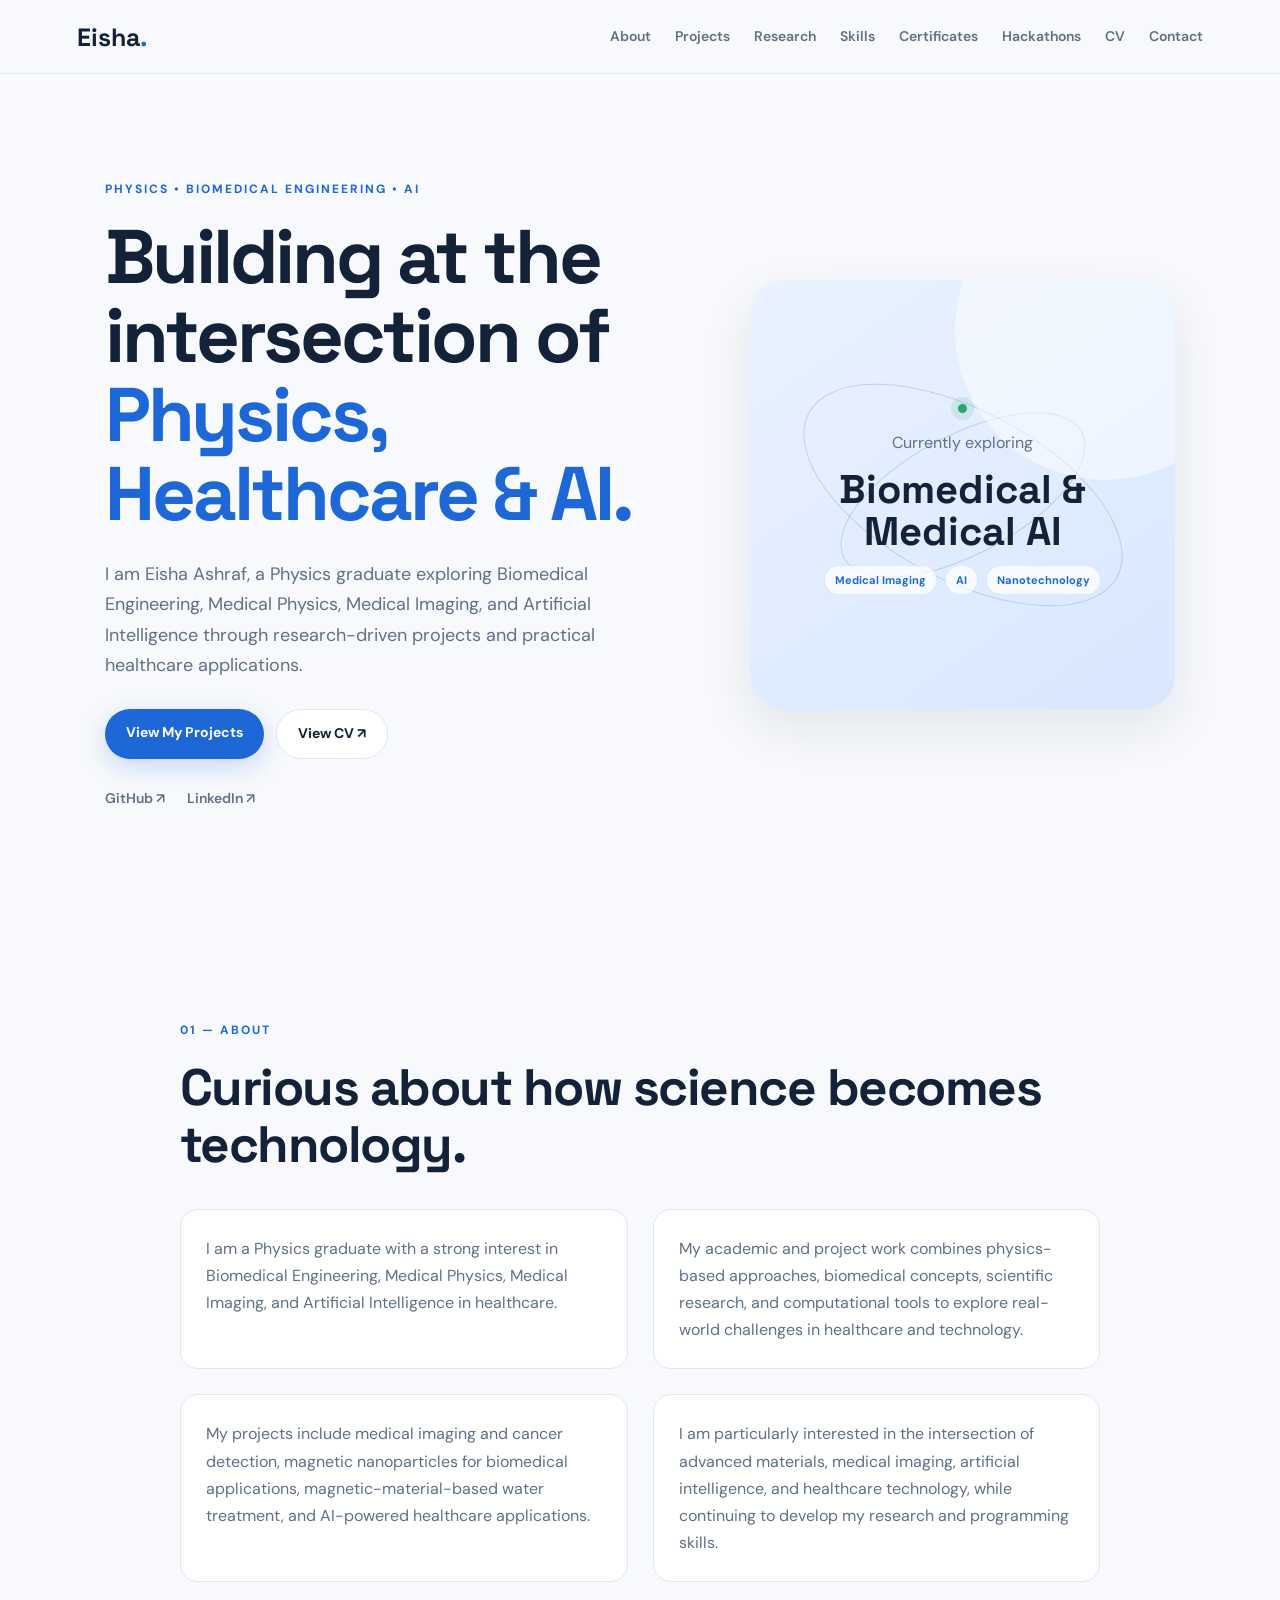
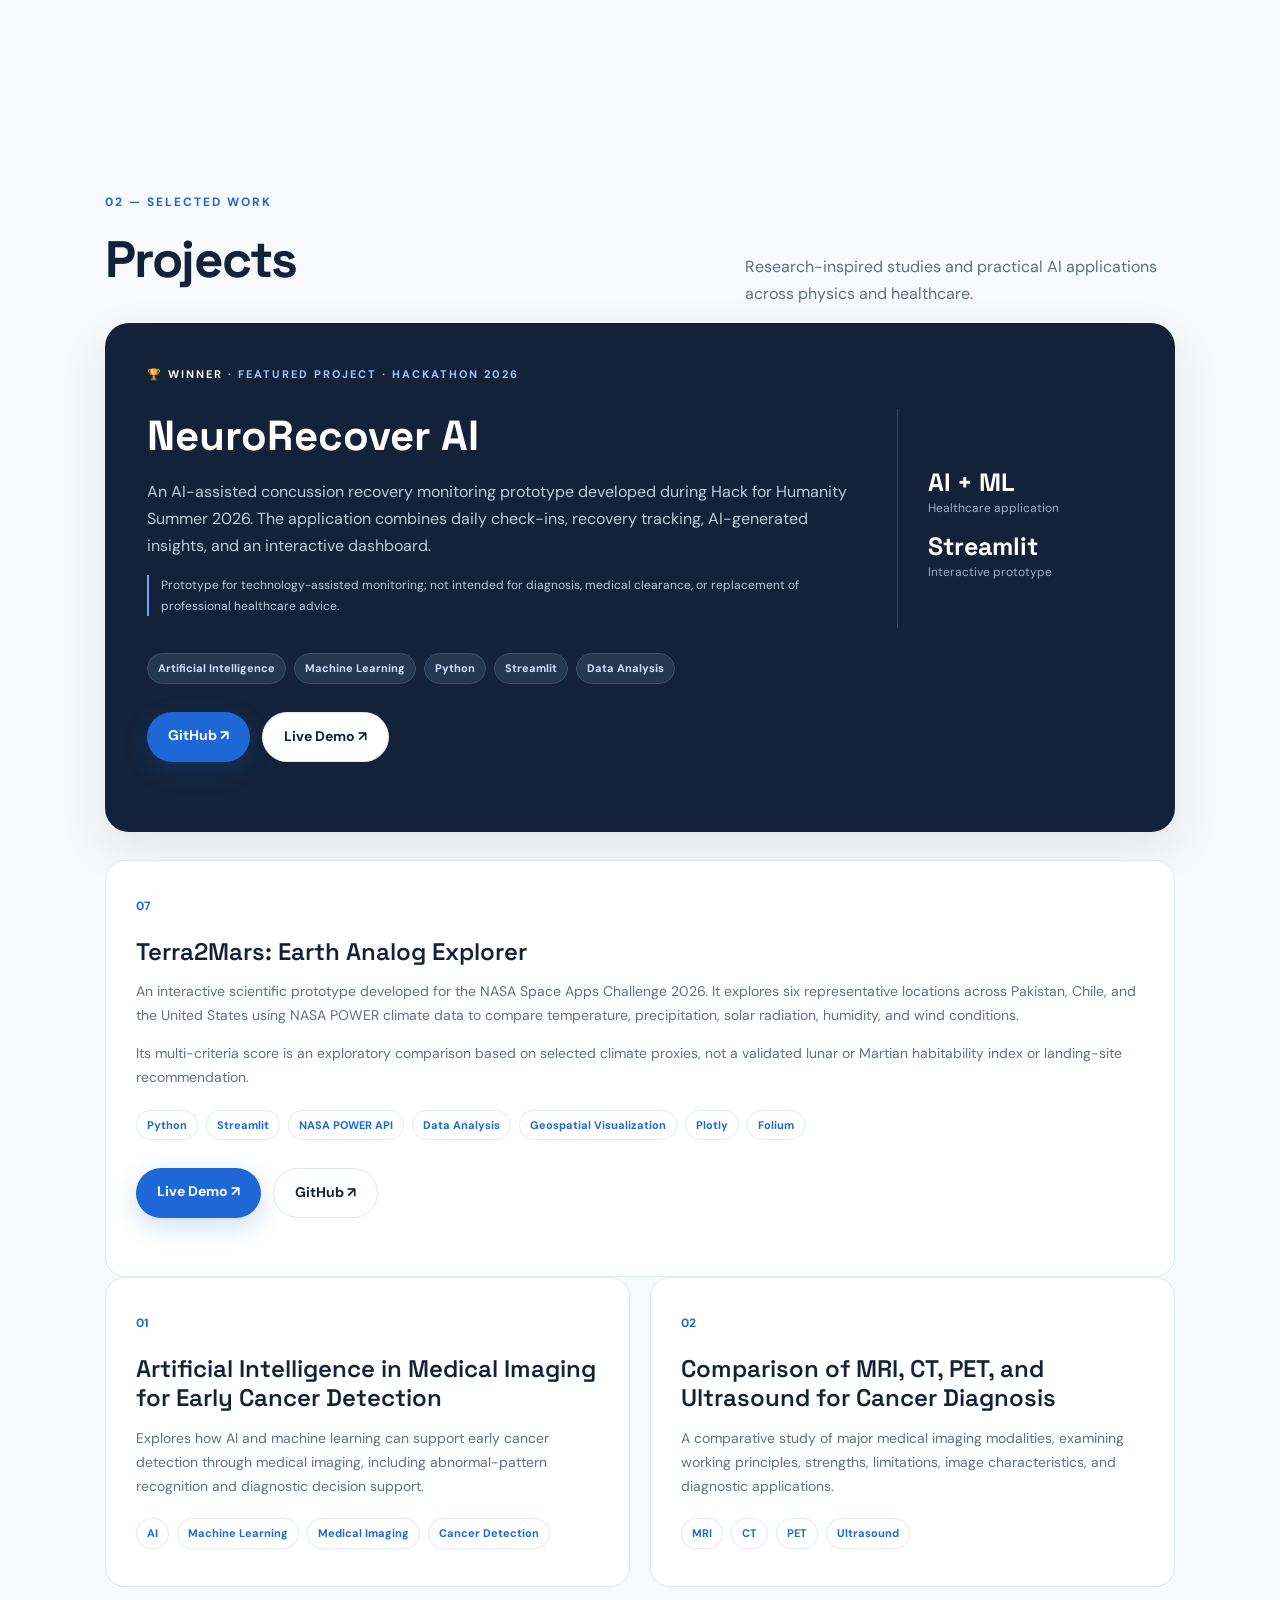
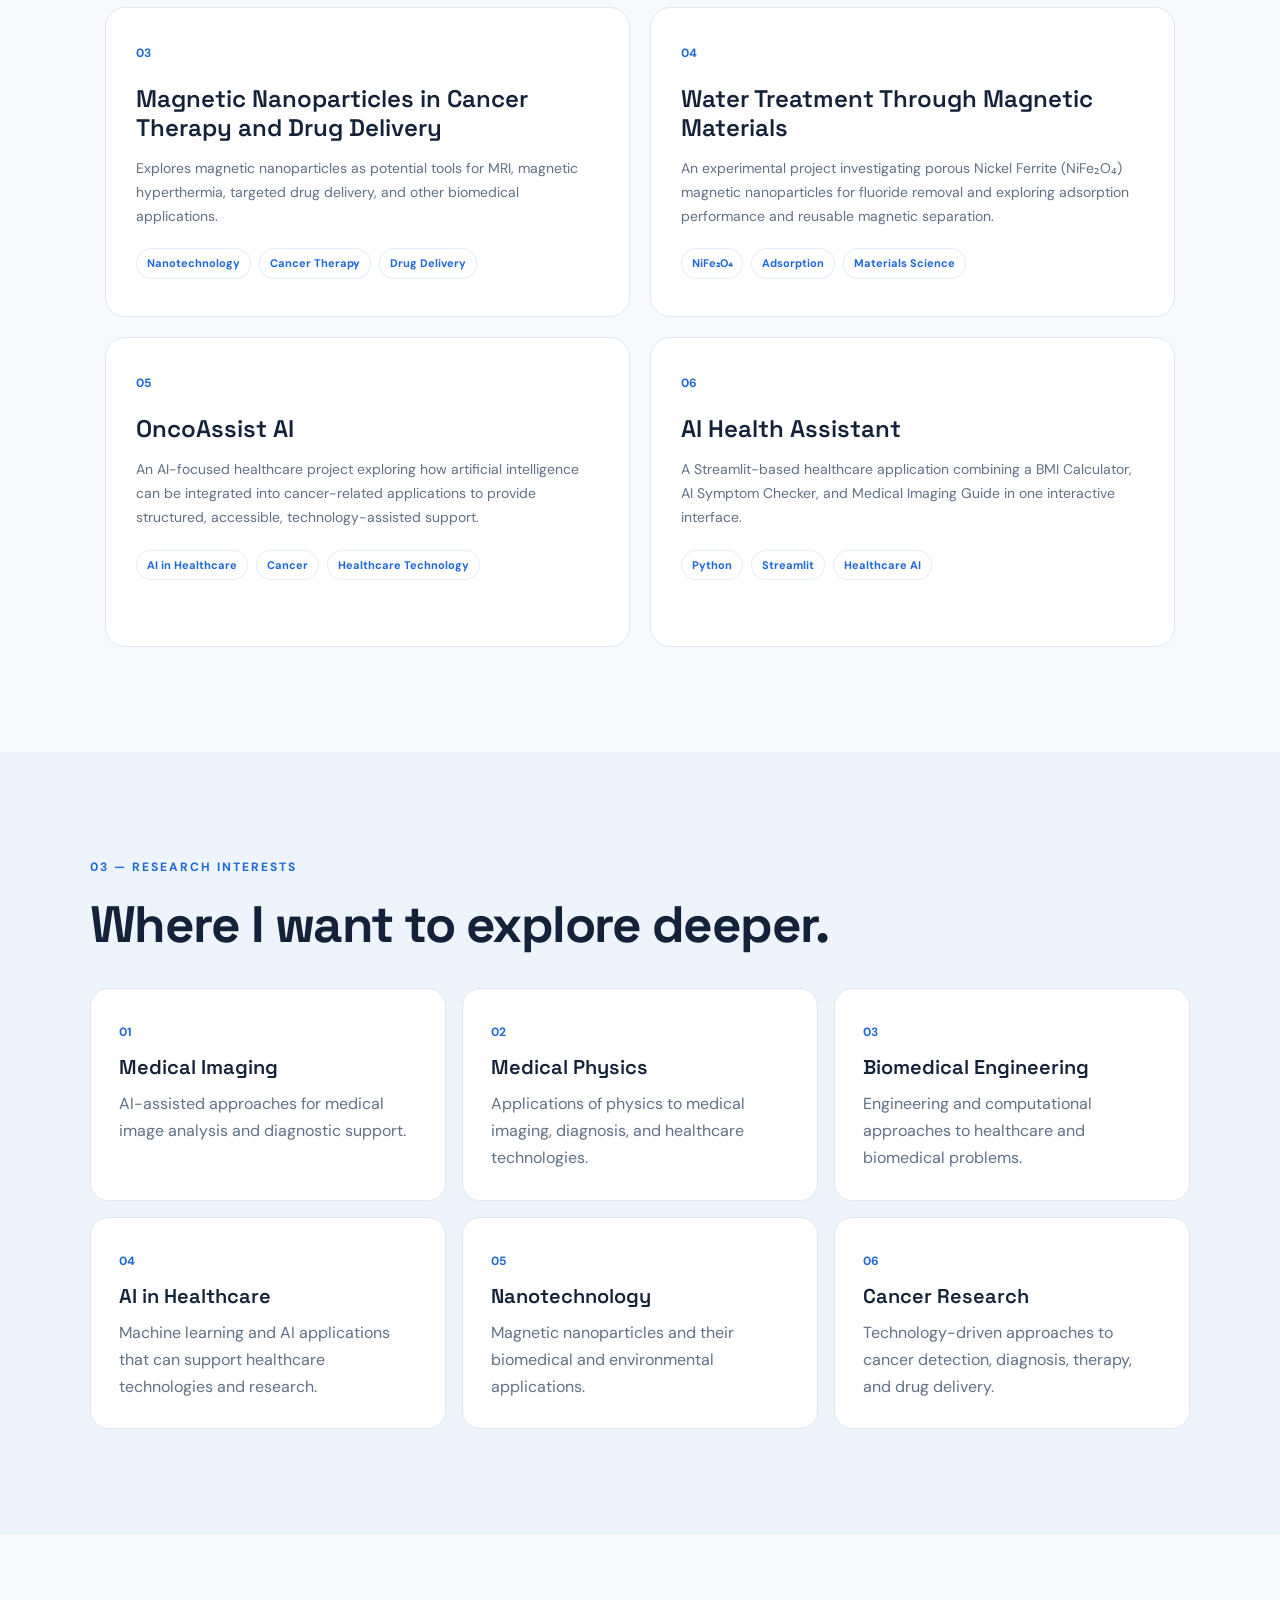
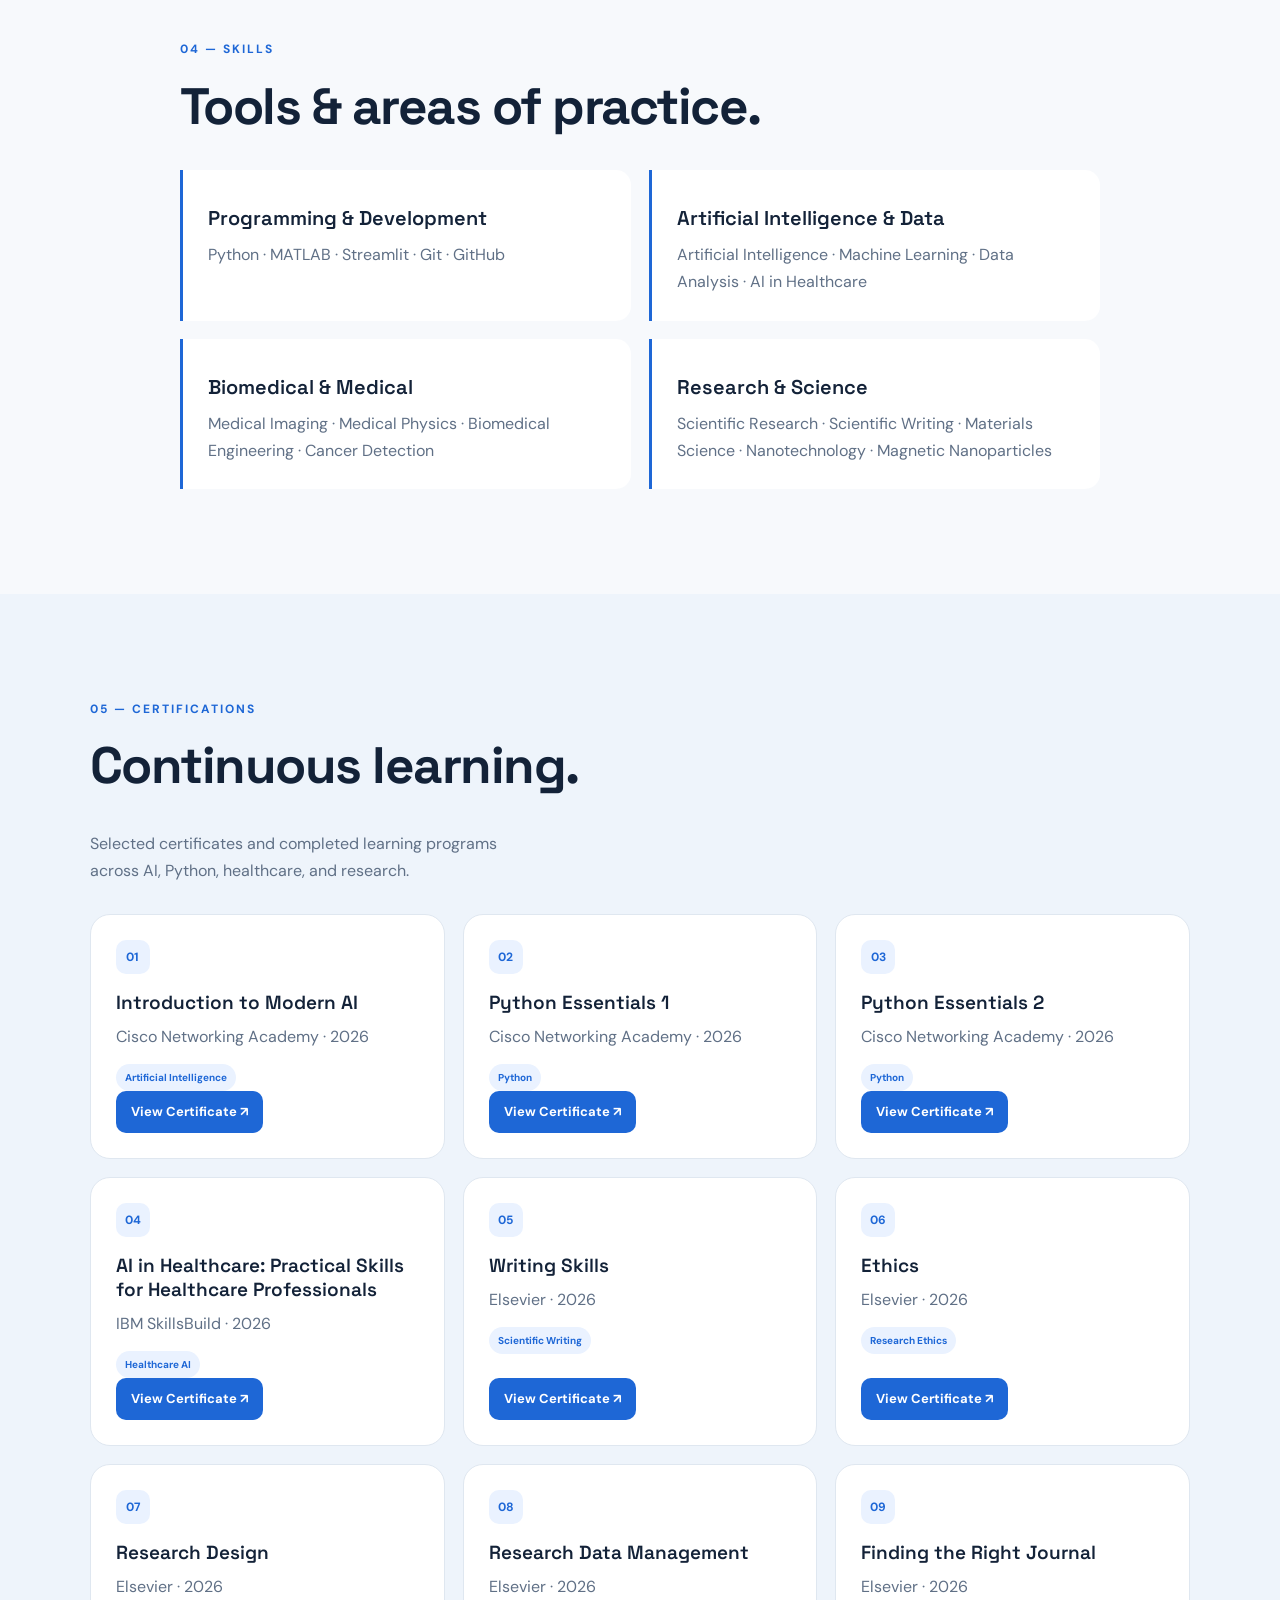
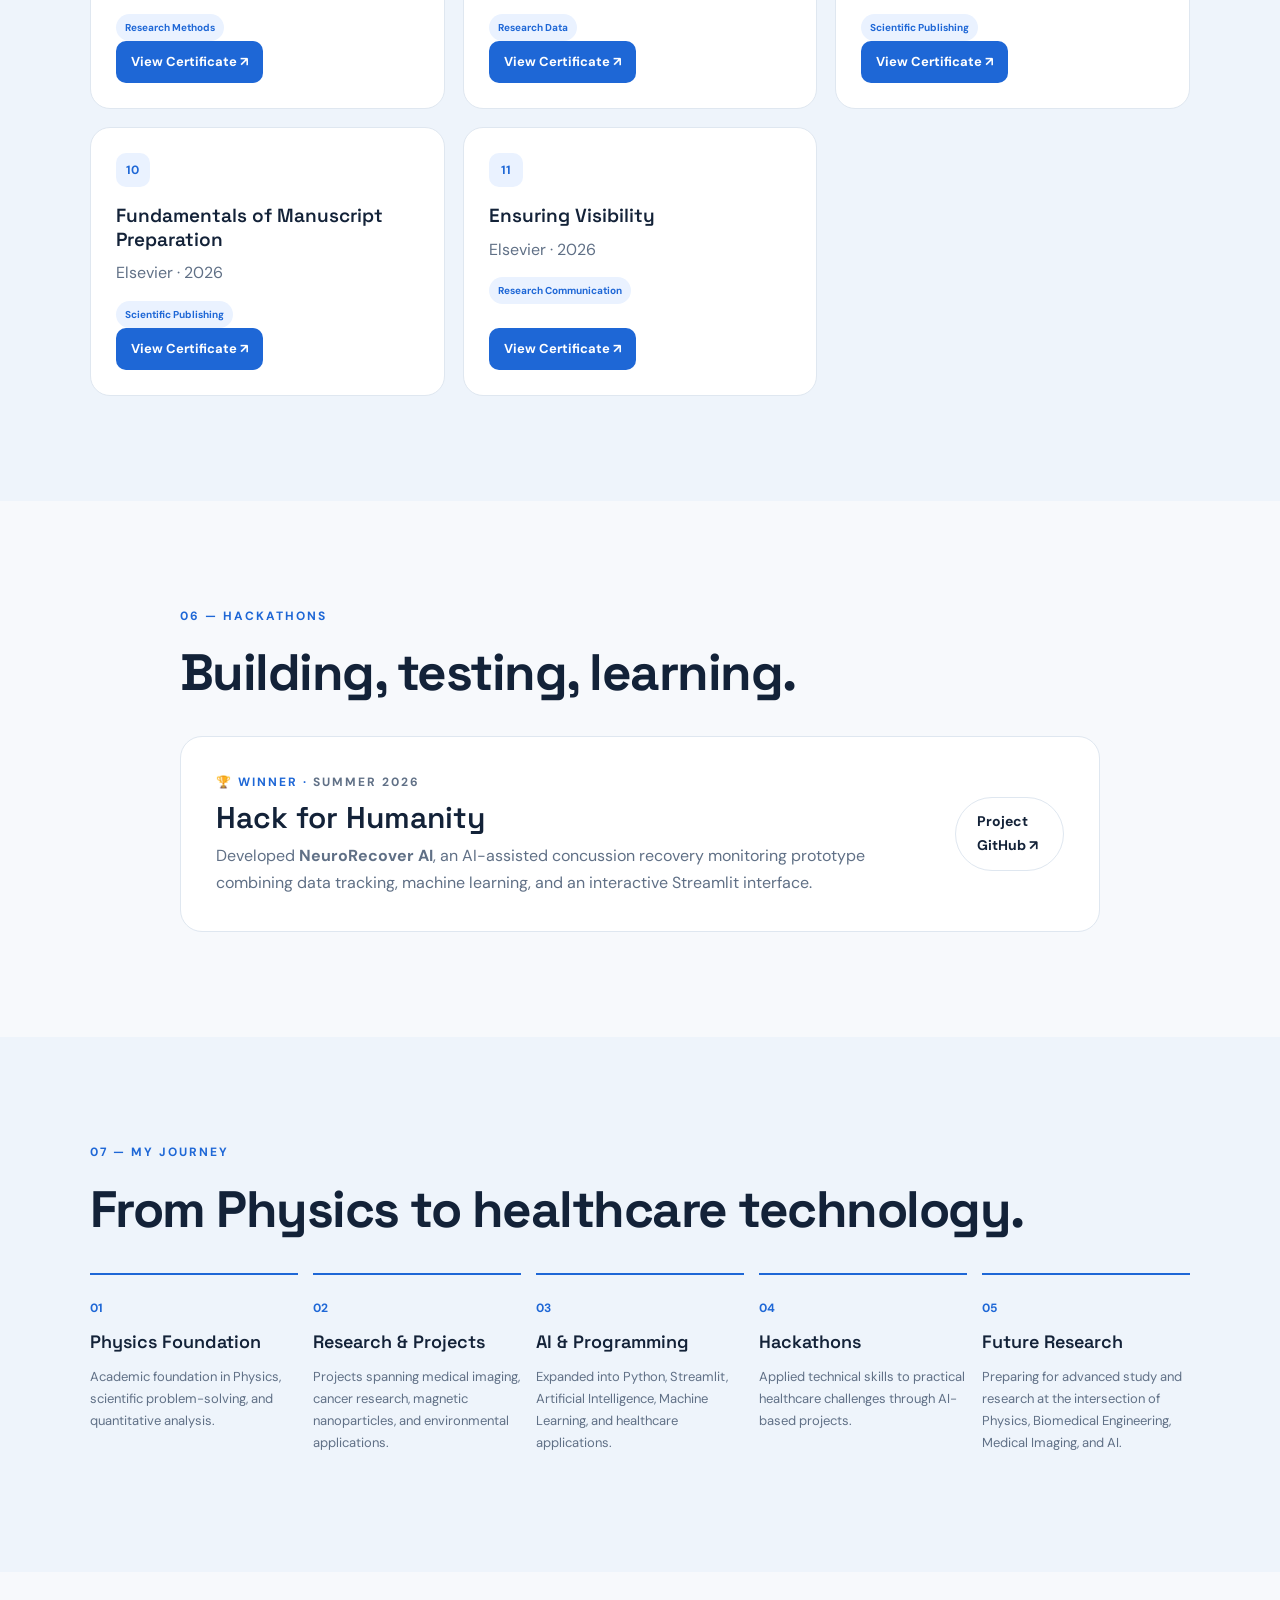
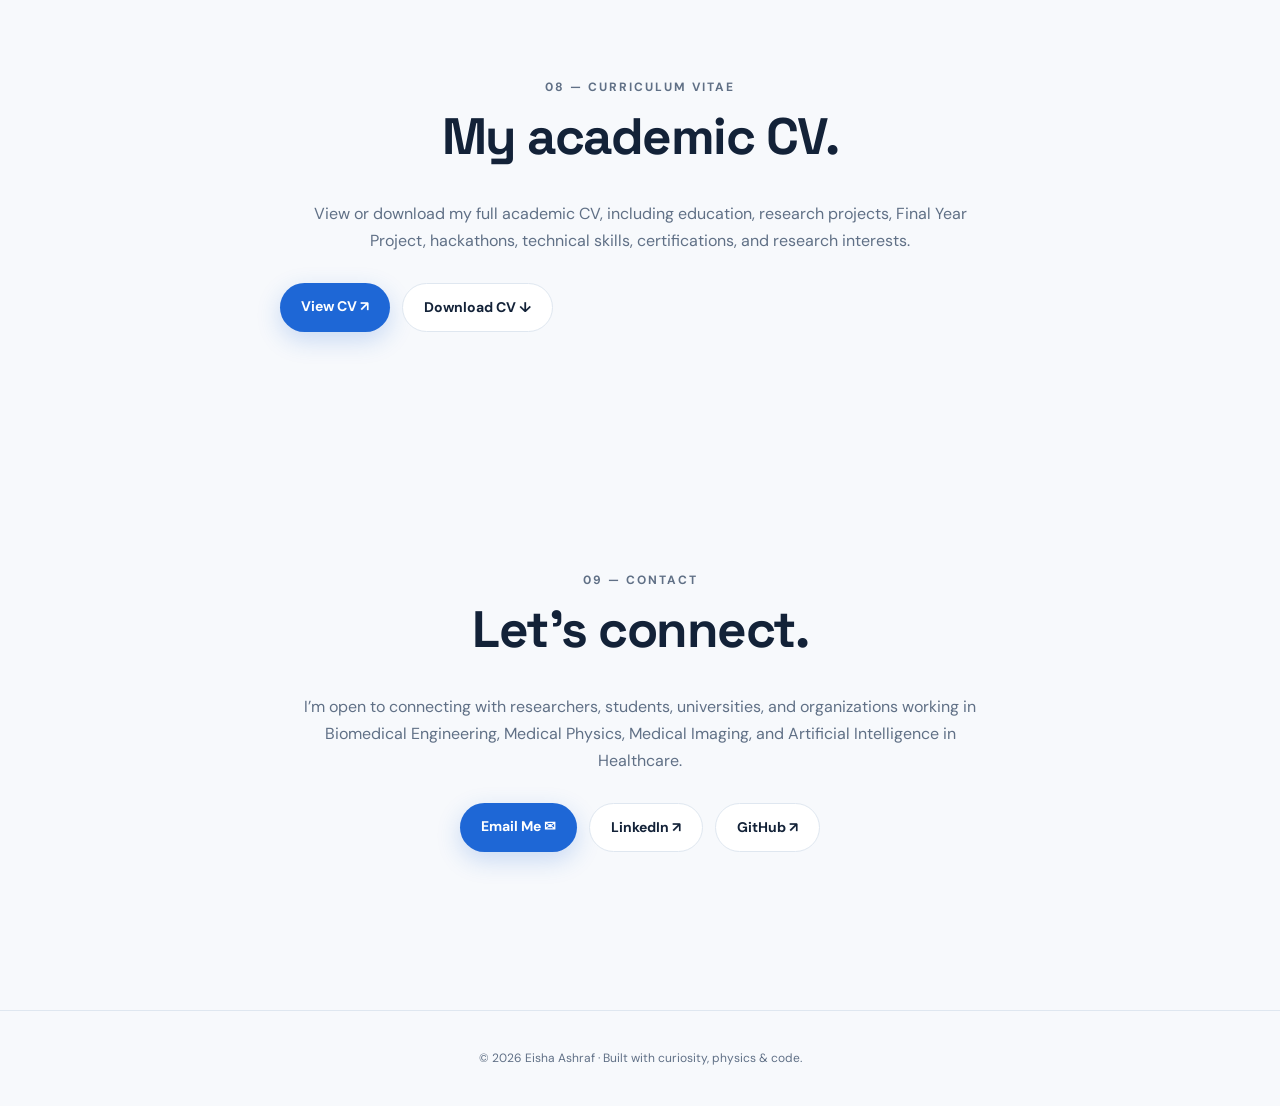
<file: index.html>
<!DOCTYPE html>
<html lang="en">
<head>
<meta charset="UTF-8"><meta name="viewport" content="width=device-width, initial-scale=1.0">
<meta name="description" content="Eisha Ashraf — Physics graduate exploring Biomedical Engineering, Medical Physics, Medical Imaging, and Artificial Intelligence in healthcare.">
<meta name="theme-color" content="#132238"><title>Eisha Ashraf | Biomedical & Medical AI Portfolio</title><link rel="stylesheet" href="style.css?v=5">
</head>
<body>
<header class="navbar"><a class="logo" href="#home">Eisha<span>.</span></a><button class="menu-toggle" aria-label="Open navigation" aria-expanded="false">☰</button><nav class="nav-links" aria-label="Primary navigation"><a href="#about">About</a><a href="#projects">Projects</a><a href="#research">Research</a><a href="#skills">Skills</a><a href="#certificates">Certificates</a><a href="#hackathons">Hackathons</a><a href="#cv">CV</a><a href="#contact">Contact</a></nav></header>
<main>
<section id="home" class="hero section"><div class="hero-copy"><p class="eyebrow">PHYSICS • BIOMEDICAL ENGINEERING • AI</p><h1>Building at the intersection of <span>Physics, Healthcare & AI.</span></h1><p class="hero-text">I am Eisha Ashraf, a Physics graduate exploring Biomedical Engineering, Medical Physics, Medical Imaging, and Artificial Intelligence through research-driven projects and practical healthcare applications.</p><div class="button-row"><a class="button primary" href="#projects">View My Projects</a><a class="button secondary" href="#cv">View CV ↗</a></div><div class="social-row"><a href="https://github.com/eishaashraf" target="_blank" rel="noopener">GitHub ↗</a><a href="https://www.linkedin.com/in/eisha-ashraf-480710289" target="_blank" rel="noopener">LinkedIn ↗</a></div></div><div class="hero-card"><div class="orbital orbital-one"></div><div class="orbital orbital-two"></div><div class="hero-card-content"><span class="status-dot"></span><p>Currently exploring</p><h3>Biomedical &<br>Medical AI</h3><div class="mini-tags"><span>Medical Imaging</span><span>AI</span><span>Nanotechnology</span></div></div></div></section>
<section id="about" class="section narrow-section"><p class="eyebrow">01 — ABOUT</p><h2>Curious about how science becomes technology.</h2><div class="about-grid"><p>I am a Physics graduate with a strong interest in Biomedical Engineering, Medical Physics, Medical Imaging, and Artificial Intelligence in healthcare.</p><p>My academic and project work combines physics-based approaches, biomedical concepts, scientific research, and computational tools to explore real-world challenges in healthcare and technology.</p><p>My projects include medical imaging and cancer detection, magnetic nanoparticles for biomedical applications, magnetic-material-based water treatment, and AI-powered healthcare applications.</p><p>I am particularly interested in the intersection of advanced materials, medical imaging, artificial intelligence, and healthcare technology, while continuing to develop my research and programming skills.</p></div></section>
<section id="projects" class="section"><div class="section-heading"><div><p class="eyebrow">02 — SELECTED WORK</p><h2>Projects</h2></div><p>Research-inspired studies and practical AI applications across physics and healthcare.</p></div>
<article class="featured-project"><div class="featured-label">FEATURED PROJECT · HACKATHON 2026</div><div class="featured-grid"><div><h3>NeuroRecover AI</h3><p>An AI-assisted concussion recovery monitoring prototype developed during Hack for Humanity Summer 2026. The application combines daily check-ins, recovery tracking, AI-generated insights, and an interactive dashboard.</p><p class="disclaimer">Prototype for technology-assisted monitoring; not intended for diagnosis, medical clearance, or replacement of professional healthcare advice.</p></div><div class="feature-stat"><strong>AI + ML</strong><span>Healthcare application</span><strong>Streamlit</strong><span>Interactive prototype</span></div></div><div class="tags"><span>Artificial Intelligence</span><span>Machine Learning</span><span>Python</span><span>Streamlit</span><span>Data Analysis</span></div><div class="button-row"><a class="button primary" href="https://github.com/eishaashraf/NeuroRecover-AI" target="_blank" rel="noopener">GitHub ↗</a><a class="button secondary" href="https://neurorecover-ai-tm23ruowjot5bwmtzcaod6.streamlit.app/" target="_blank" rel="noopener">Live Demo ↗</a></div></article>
<article class="project-card"><span class="project-number">07</span><h3>Terra2Mars: Earth Analog Explorer</h3><p>An interactive scientific prototype developed for the NASA Space Apps Challenge 2026. It explores six representative locations across Pakistan, Chile, and the United States using NASA POWER climate data to compare temperature, precipitation, solar radiation, humidity, and wind conditions.</p><p class="disclaimer">Its multi-criteria score is an exploratory comparison based on selected climate proxies, not a validated lunar or Martian habitability index or landing-site recommendation.</p><div class="tags"><span>Python</span><span>Streamlit</span><span>NASA POWER API</span><span>Data Analysis</span><span>Geospatial Visualization</span><span>Plotly</span><span>Folium</span></div><div class="button-row"><a class="button primary" href="https://wrfjgna3t33twupqjgx6rt.streamlit.app/" target="_blank" rel="noopener">Live Demo ↗</a><a class="button secondary" href="https://github.com/eishaashraf/Terra2Mars-Earth-Analog-Explorer" target="_blank" rel="noopener">GitHub ↗</a></div></article>
<div class="project-grid"><article class="project-card"><span class="project-number">01</span><h3>Artificial Intelligence in Medical Imaging for Early Cancer Detection</h3><p>Explores how AI and machine learning can support early cancer detection through medical imaging, including abnormal-pattern recognition and diagnostic decision support.</p><div class="tags"><span>AI</span><span>Machine Learning</span><span>Medical Imaging</span><span>Cancer Detection</span></div></article><article class="project-card"><span class="project-number">02</span><h3>Comparison of MRI, CT, PET, and Ultrasound for Cancer Diagnosis</h3><p>A comparative study of major medical imaging modalities, examining working principles, strengths, limitations, image characteristics, and diagnostic applications.</p><div class="tags"><span>MRI</span><span>CT</span><span>PET</span><span>Ultrasound</span></div></article><article class="project-card"><span class="project-number">03</span><h3>Magnetic Nanoparticles in Cancer Therapy and Drug Delivery</h3><p>Explores magnetic nanoparticles as potential tools for MRI, magnetic hyperthermia, targeted drug delivery, and other biomedical applications.</p><div class="tags"><span>Nanotechnology</span><span>Cancer Therapy</span><span>Drug Delivery</span></div></article><article class="project-card"><span class="project-number">04</span><h3>Water Treatment Through Magnetic Materials</h3><p>An experimental project investigating porous Nickel Ferrite (NiFe₂O₄) magnetic nanoparticles for fluoride removal and exploring adsorption performance and reusable magnetic separation.</p><div class="tags"><span>NiFe₂O₄</span><span>Adsorption</span><span>Materials Science</span></div></article><article class="project-card"><span class="project-number">05</span><h3>OncoAssist AI</h3><p>An AI-focused healthcare project exploring how artificial intelligence can be integrated into cancer-related applications to provide structured, accessible, technology-assisted support.</p><div class="tags"><span>AI in Healthcare</span><span>Cancer</span><span>Healthcare Technology</span></div></article><article class="project-card"><span class="project-number">06</span><h3>AI Health Assistant</h3><p>A Streamlit-based healthcare application combining a BMI Calculator, AI Symptom Checker, and Medical Imaging Guide in one interactive interface.</p><div class="tags"><span>Python</span><span>Streamlit</span><span>Healthcare AI</span></div></article></div></section>
<section id="research" class="section tinted"><p class="eyebrow">03 — RESEARCH INTERESTS</p><h2>Where I want to explore deeper.</h2><div class="interest-grid"><article><span>01</span><h3>Medical Imaging</h3><p>AI-assisted approaches for medical image analysis and diagnostic support.</p></article><article><span>02</span><h3>Medical Physics</h3><p>Applications of physics to medical imaging, diagnosis, and healthcare technologies.</p></article><article><span>03</span><h3>Biomedical Engineering</h3><p>Engineering and computational approaches to healthcare and biomedical problems.</p></article><article><span>04</span><h3>AI in Healthcare</h3><p>Machine learning and AI applications that can support healthcare technologies and research.</p></article><article><span>05</span><h3>Nanotechnology</h3><p>Magnetic nanoparticles and their biomedical and environmental applications.</p></article><article><span>06</span><h3>Cancer Research</h3><p>Technology-driven approaches to cancer detection, diagnosis, therapy, and drug delivery.</p></article></div></section>
<section id="skills" class="section narrow-section"><p class="eyebrow">04 — SKILLS</p><h2>Tools & areas of practice.</h2><div class="skills-grid"><div><h3>Programming & Development</h3><p>Python · MATLAB · Streamlit · Git · GitHub</p></div><div><h3>Artificial Intelligence & Data</h3><p>Artificial Intelligence · Machine Learning · Data Analysis · AI in Healthcare</p></div><div><h3>Biomedical & Medical</h3><p>Medical Imaging · Medical Physics · Biomedical Engineering · Cancer Detection</p></div><div><h3>Research & Science</h3><p>Scientific Research · Scientific Writing · Materials Science · Nanotechnology · Magnetic Nanoparticles</p></div></div></section>
<section id="certificates" class="section tinted"><p class="eyebrow">05 — CERTIFICATIONS</p><h2>Continuous learning.</h2><p class="section-intro">Selected certificates and completed learning programs across AI, Python, healthcare, and research.</p><div class="certificate-grid">
<article class="certificate-card"><span>01</span><h3>Introduction to Modern AI</h3><p>Cisco Networking Academy · 2026</p><small>Artificial Intelligence</small><a href="assets/certificates/assets/Introduction_to_Modern_AI_certificate_eisha-ashraf86-gmail-com_1ac4b35b-424c-43c1-b8c2-8f8c6375bed8.pdf" target="_blank" rel="noopener">View Certificate ↗</a></article>
<article class="certificate-card"><span>02</span><h3>Python Essentials 1</h3><p>Cisco Networking Academy · 2026</p><small>Python</small><a href="assets/certificates/assets/Python_Essentials_1_certificate_eisha-ashraf86-gmail-com_176e4cef-7fd2-40ce-9b94-4b902374708e.pdf" target="_blank" rel="noopener">View Certificate ↗</a></article>
<article class="certificate-card"><span>03</span><h3>Python Essentials 2</h3><p>Cisco Networking Academy · 2026</p><small>Python</small><a href="assets/certificates/assets/Python_Essentials_2_certificate_eisha-ashraf86-gmail-com_858a5238-162e-4578-baeb-36b8ed1f0649.pdf" target="_blank" rel="noopener">View Certificate ↗</a></article>
<article class="certificate-card"><span>04</span><h3>AI in Healthcare: Practical Skills for Healthcare Professionals</h3><p>IBM SkillsBuild · 2026</p><small>Healthcare AI</small><a href="assets/certificates/assets/Completion%20Certificate%20_%20SkillsBuild.pdf" target="_blank" rel="noopener">View Certificate ↗</a></article>
<article class="certificate-card"><span>05</span><h3>Writing Skills</h3><p>Elsevier · 2026</p><small>Scientific Writing</small><a href="assets/certificates/assets/writing-skills-certificate.pdf" target="_blank" rel="noopener">View Certificate ↗</a></article>
<article class="certificate-card"><span>06</span><h3>Ethics</h3><p>Elsevier · 2026</p><small>Research Ethics</small><a href="assets/certificates/assets/ethics-certificate.pdf" target="_blank" rel="noopener">View Certificate ↗</a></article>
<article class="certificate-card"><span>07</span><h3>Research Design</h3><p>Elsevier · 2026</p><small>Research Methods</small><a href="assets/certificates/assets/research-design-certificate.pdf" target="_blank" rel="noopener">View Certificate ↗</a></article>
<article class="certificate-card"><span>08</span><h3>Research Data Management</h3><p>Elsevier · 2026</p><small>Research Data</small><a href="assets/certificates/assets/research-data-management-certificate.pdf" target="_blank" rel="noopener">View Certificate ↗</a></article>
<article class="certificate-card"><span>09</span><h3>Finding the Right Journal</h3><p>Elsevier · 2026</p><small>Scientific Publishing</small><a href="assets/certificates/assets/finding-right-journal-certificate.pdf" target="_blank" rel="noopener">View Certificate ↗</a></article>
<article class="certificate-card"><span>10</span><h3>Fundamentals of Manuscript Preparation</h3><p>Elsevier · 2026</p><small>Scientific Publishing</small><a href="assets/certificates/assets/fundamentals-manuscript-preparation-certificate%20(1).pdf" target="_blank" rel="noopener">View Certificate ↗</a></article>
<article class="certificate-card"><span>11</span><h3>Ensuring Visibility</h3><p>Elsevier · 2026</p><small>Research Communication</small><a href="assets/certificates/assets/ensuring-visibility-certificate.pdf" target="_blank" rel="noopener">View Certificate ↗</a></article>
</div></section>
<section id="hackathons" class="section narrow-section"><p class="eyebrow">06 — HACKATHONS</p><h2>Building, testing, learning.</h2><article class="hackathon-card"><div><p class="eyebrow">SUMMER 2026</p><h3>Hack for Humanity</h3><p>Developed <strong>NeuroRecover AI</strong>, an AI-assisted concussion recovery monitoring prototype combining data tracking, machine learning, and an interactive Streamlit interface.</p></div><a class="button secondary" href="https://github.com/eishaashraf/NeuroRecover-AI" target="_blank" rel="noopener">Project GitHub ↗</a></article></section>
<section id="journey" class="section tinted"><p class="eyebrow">07 — MY JOURNEY</p><h2>From Physics to healthcare technology.</h2><div class="timeline"><div><span>01</span><h3>Physics Foundation</h3><p>Academic foundation in Physics, scientific problem-solving, and quantitative analysis.</p></div><div><span>02</span><h3>Research & Projects</h3><p>Projects spanning medical imaging, cancer research, magnetic nanoparticles, and environmental applications.</p></div><div><span>03</span><h3>AI & Programming</h3><p>Expanded into Python, Streamlit, Artificial Intelligence, Machine Learning, and healthcare applications.</p></div><div><span>04</span><h3>Hackathons</h3><p>Applied technical skills to practical healthcare challenges through AI-based projects.</p></div><div><span>05</span><h3>Future Research</h3><p>Preparing for advanced study and research at the intersection of Physics, Biomedical Engineering, Medical Imaging, and AI.</p></div></div></section>
<section id="cv" class="section cv-section"><p class="eyebrow">08 — CURRICULUM VITAE</p><h2>My academic CV.</h2><p>View or download my full academic CV, including education, research projects, Final Year Project, hackathons, technical skills, certifications, and research interests.</p><div class="button-row"><a class="button primary" href="Eisha_Ashraf_CV%20(1).pdf" target="_blank" rel="noopener">View CV ↗</a><a class="button secondary" href="Eisha_Ashraf_CV%20(1).pdf" download>Download CV ↓</a></div></section>
<section id="contact" class="section contact-section"><p class="eyebrow">09 — CONTACT</p><h2>Let's connect.</h2><p>I’m open to connecting with researchers, students, universities, and organizations working in Biomedical Engineering, Medical Physics, Medical Imaging, and Artificial Intelligence in Healthcare.</p><div class="button-row"><a class="button primary" href="mailto:eisha.ashraf86@gmail.com">Email Me ✉</a><a class="button secondary" href="https://www.linkedin.com/in/eisha-ashraf-480710289" target="_blank" rel="noopener">LinkedIn ↗</a><a class="button secondary" href="https://github.com/eishaashraf" target="_blank" rel="noopener">GitHub ↗</a></div></section>
</main><footer><p>© <span id="year">2026</span> Eisha Ashraf · Built with curiosity, physics & code.</p></footer><script src="script.js?v=5"></script></body></html>
</file>
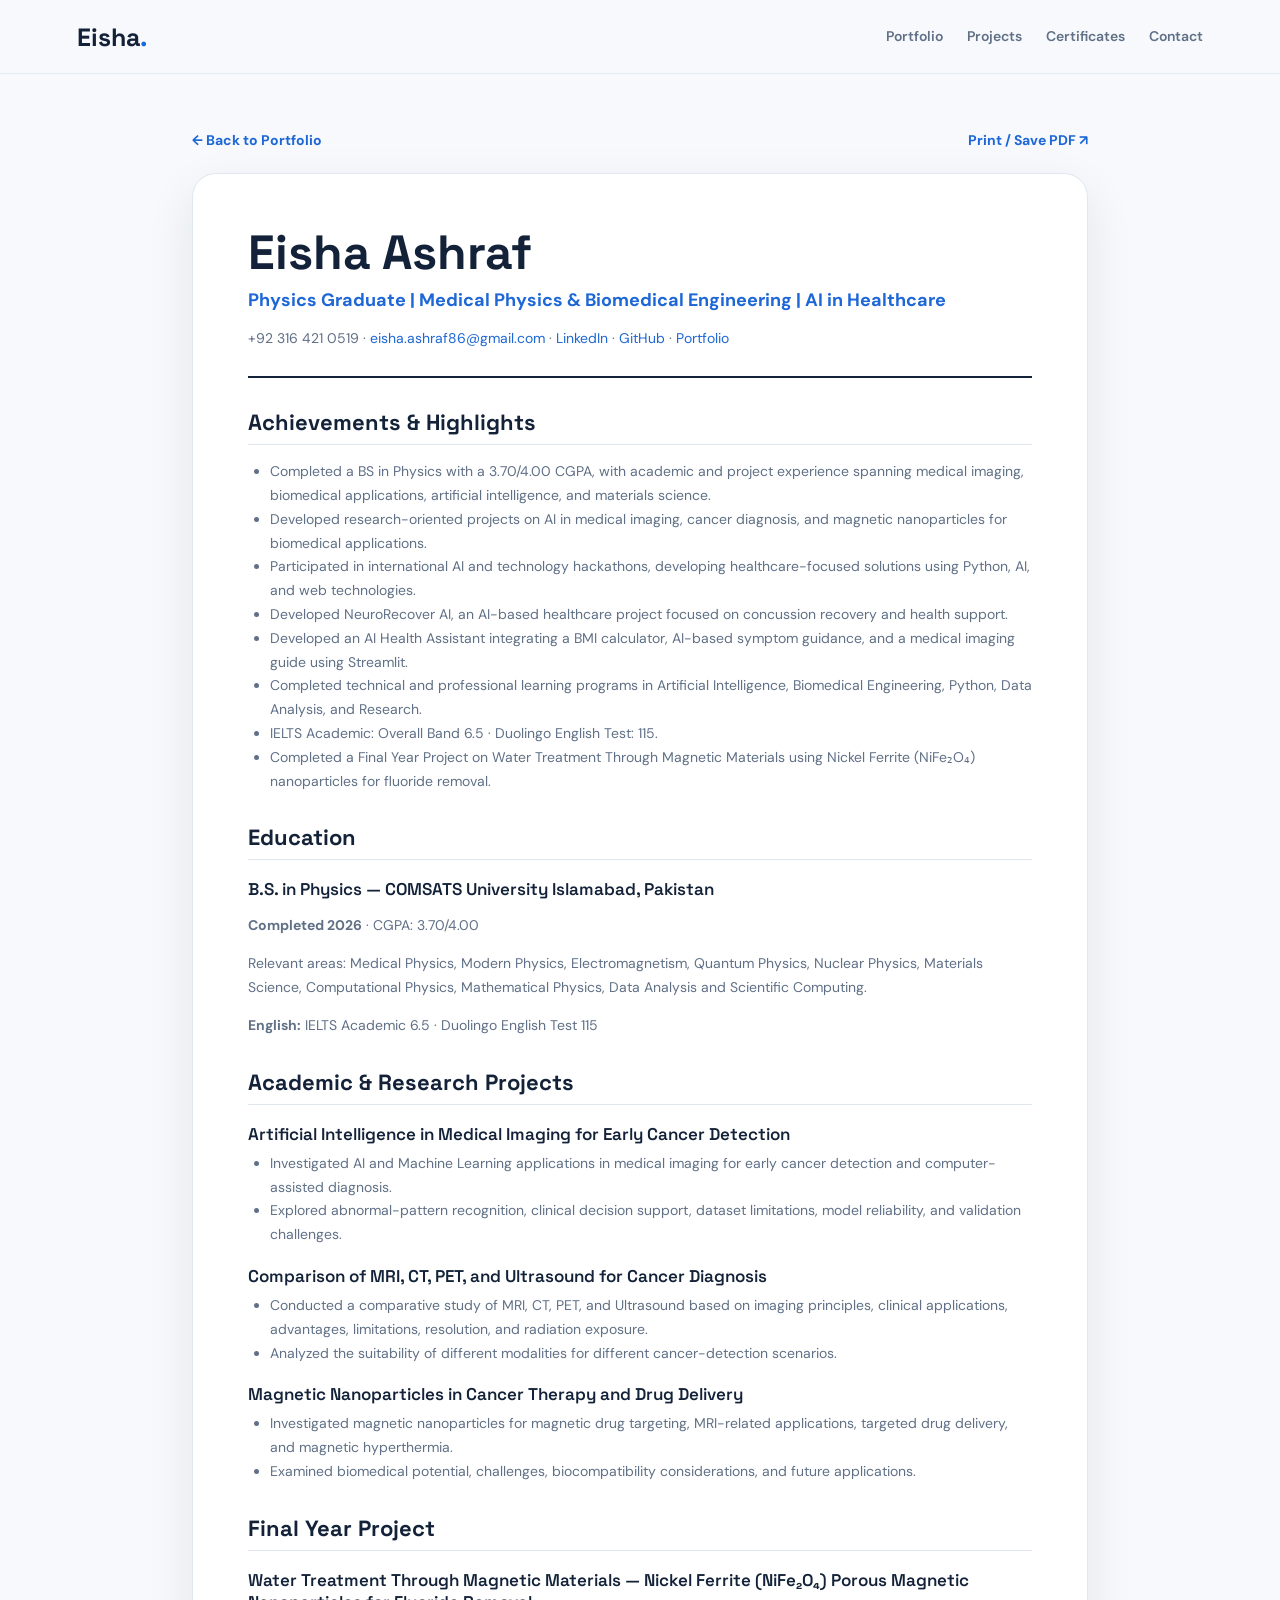
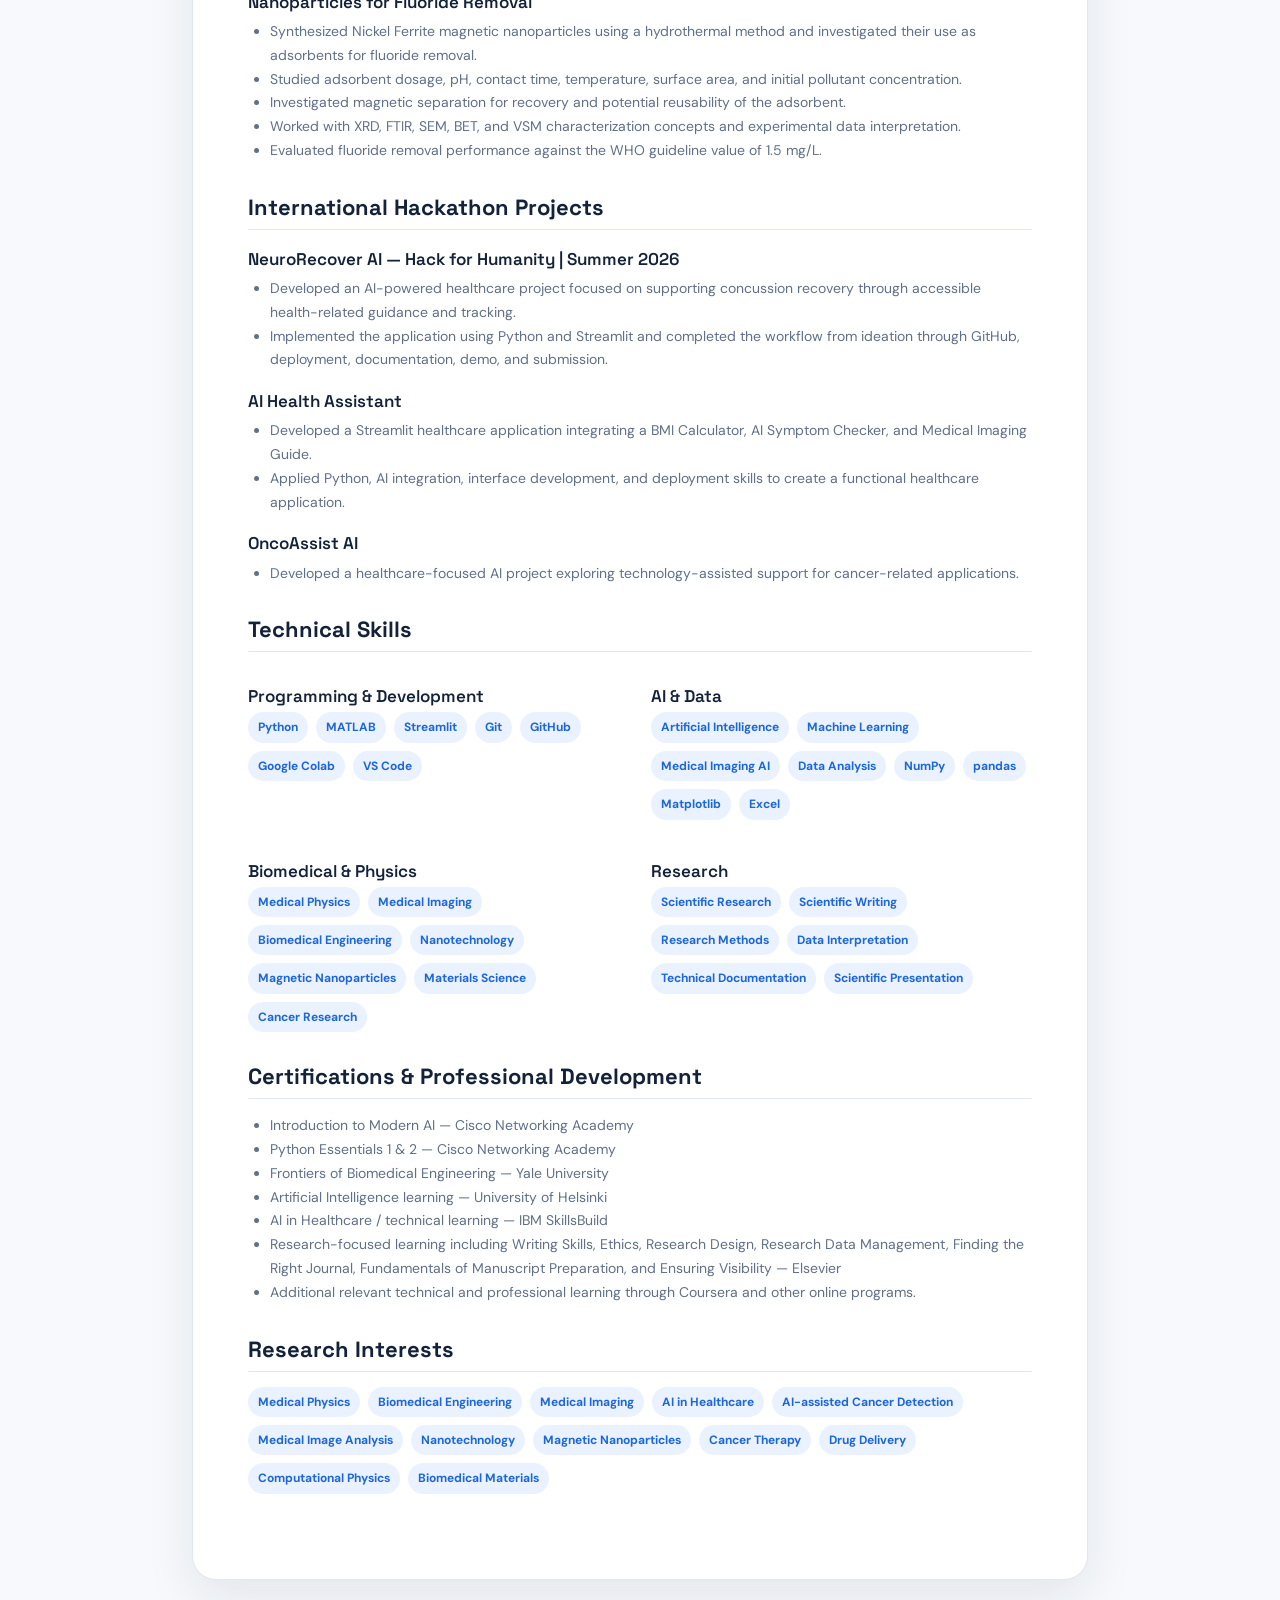
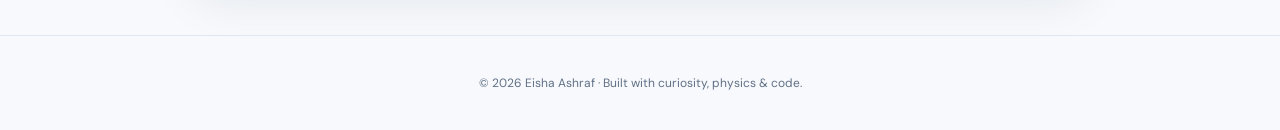
<file: cv.html>
<!DOCTYPE html>
<html lang="en">
<head>
<meta charset="UTF-8">
<meta name="viewport" content="width=device-width, initial-scale=1.0">
<meta name="description" content="Eisha Ashraf — Academic CV | Physics, Medical Physics, Biomedical Engineering and AI in Healthcare.">
<title>Eisha Ashraf | CV</title>
<link rel="stylesheet" href="style.css?v=5">
<style>
.cv-page{max-width:1050px;margin:auto;padding:55px 6%;}.cv-paper{background:var(--surface);border:1px solid var(--line);border-radius:24px;padding:55px;box-shadow:var(--shadow)}.cv-header{border-bottom:2px solid var(--ink);padding-bottom:25px;margin-bottom:30px}.cv-header h1{font:700 48px/1 'Space Grotesk';margin:0 0 8px}.cv-header .role{font-size:18px;color:var(--accent);font-weight:700}.cv-contact{color:var(--muted);font-size:14px;margin-top:12px}.cv-contact a{color:var(--accent);text-decoration:none}.cv-section-block{margin:30px 0}.cv-section-block h2{font:700 22px 'Space Grotesk';border-bottom:1px solid var(--line);padding-bottom:8px;margin-bottom:15px}.cv-section-block h3{font:600 17px/1.3 'Space Grotesk';margin:18px 0 5px}.cv-section-block p,.cv-section-block li{font-size:14px;color:var(--muted)}.cv-section-block ul{margin-top:7px;padding-left:22px}.cv-grid{display:grid;grid-template-columns:1fr 1fr;gap:22px}.cv-taglist{display:flex;flex-wrap:wrap;gap:8px}.cv-tag{background:var(--accent-soft);color:var(--accent);border-radius:999px;padding:5px 10px;font-size:12px;font-weight:700}.back-row{display:flex;justify-content:space-between;gap:12px;align-items:center;margin-bottom:20px}.back-row a{color:var(--accent);text-decoration:none;font-weight:700;font-size:14px}@media(max-width:700px){.cv-paper{padding:28px 22px}.cv-header h1{font-size:38px}.cv-grid{grid-template-columns:1fr}}
</style>
</head>
<body>
<header class="navbar"><a class="logo" href="index.html">Eisha<span>.</span></a><nav class="nav-links"><a href="index.html">Portfolio</a><a href="index.html#projects">Projects</a><a href="index.html#certificates">Certificates</a><a href="index.html#contact">Contact</a></nav></header>
<main class="cv-page">
<div class="back-row"><a href="index.html">← Back to Portfolio</a><a href="javascript:window.print()">Print / Save PDF ↗</a></div>
<article class="cv-paper">
<header class="cv-header">
<h1>Eisha Ashraf</h1>
<div class="role">Physics Graduate | Medical Physics & Biomedical Engineering | AI in Healthcare</div>
<div class="cv-contact">+92 316 421 0519 · <a href="mailto:eisha.ashraf86@gmail.com">eisha.ashraf86@gmail.com</a> · <a href="https://www.linkedin.com/in/eisha-ashraf-480710289" target="_blank">LinkedIn</a> · <a href="https://github.com/eishaashraf" target="_blank">GitHub</a> · <a href="index.html">Portfolio</a></div>
</header>
<section class="cv-section-block"><h2>Achievements & Highlights</h2><ul>
<li>Completed a BS in Physics with a 3.70/4.00 CGPA, with academic and project experience spanning medical imaging, biomedical applications, artificial intelligence, and materials science.</li>
<li>Developed research-oriented projects on AI in medical imaging, cancer diagnosis, and magnetic nanoparticles for biomedical applications.</li>
<li>Participated in international AI and technology hackathons, developing healthcare-focused solutions using Python, AI, and web technologies.</li>
<li>Developed NeuroRecover AI, an AI-based healthcare project focused on concussion recovery and health support.</li>
<li>Developed an AI Health Assistant integrating a BMI calculator, AI-based symptom guidance, and a medical imaging guide using Streamlit.</li>
<li>Completed technical and professional learning programs in Artificial Intelligence, Biomedical Engineering, Python, Data Analysis, and Research.</li>
<li>IELTS Academic: Overall Band 6.5 · Duolingo English Test: 115.</li>
<li>Completed a Final Year Project on Water Treatment Through Magnetic Materials using Nickel Ferrite (NiFe₂O₄) nanoparticles for fluoride removal.</li>
</ul></section>
<section class="cv-section-block"><h2>Education</h2><h3>B.S. in Physics — COMSATS University Islamabad, Pakistan</h3><p><strong>Completed 2026</strong> · CGPA: 3.70/4.00</p><p>Relevant areas: Medical Physics, Modern Physics, Electromagnetism, Quantum Physics, Nuclear Physics, Materials Science, Computational Physics, Mathematical Physics, Data Analysis and Scientific Computing.</p><p><strong>English:</strong> IELTS Academic 6.5 · Duolingo English Test 115</p></section>
<section class="cv-section-block"><h2>Academic & Research Projects</h2>
<h3>Artificial Intelligence in Medical Imaging for Early Cancer Detection</h3><ul><li>Investigated AI and Machine Learning applications in medical imaging for early cancer detection and computer-assisted diagnosis.</li><li>Explored abnormal-pattern recognition, clinical decision support, dataset limitations, model reliability, and validation challenges.</li></ul>
<h3>Comparison of MRI, CT, PET, and Ultrasound for Cancer Diagnosis</h3><ul><li>Conducted a comparative study of MRI, CT, PET, and Ultrasound based on imaging principles, clinical applications, advantages, limitations, resolution, and radiation exposure.</li><li>Analyzed the suitability of different modalities for different cancer-detection scenarios.</li></ul>
<h3>Magnetic Nanoparticles in Cancer Therapy and Drug Delivery</h3><ul><li>Investigated magnetic nanoparticles for magnetic drug targeting, MRI-related applications, targeted drug delivery, and magnetic hyperthermia.</li><li>Examined biomedical potential, challenges, biocompatibility considerations, and future applications.</li></ul>
</section>
<section class="cv-section-block"><h2>Final Year Project</h2><h3>Water Treatment Through Magnetic Materials — Nickel Ferrite (NiFe₂O₄) Porous Magnetic Nanoparticles for Fluoride Removal</h3><ul><li>Synthesized Nickel Ferrite magnetic nanoparticles using a hydrothermal method and investigated their use as adsorbents for fluoride removal.</li><li>Studied adsorbent dosage, pH, contact time, temperature, surface area, and initial pollutant concentration.</li><li>Investigated magnetic separation for recovery and potential reusability of the adsorbent.</li><li>Worked with XRD, FTIR, SEM, BET, and VSM characterization concepts and experimental data interpretation.</li><li>Evaluated fluoride removal performance against the WHO guideline value of 1.5 mg/L.</li></ul></section>
<section class="cv-section-block"><h2>International Hackathon Projects</h2><h3>NeuroRecover AI — Hack for Humanity | Summer 2026</h3><ul><li>Developed an AI-powered healthcare project focused on supporting concussion recovery through accessible health-related guidance and tracking.</li><li>Implemented the application using Python and Streamlit and completed the workflow from ideation through GitHub, deployment, documentation, demo, and submission.</li></ul>
<h3>AI Health Assistant</h3><ul><li>Developed a Streamlit healthcare application integrating a BMI Calculator, AI Symptom Checker, and Medical Imaging Guide.</li><li>Applied Python, AI integration, interface development, and deployment skills to create a functional healthcare application.</li></ul>
<h3>OncoAssist AI</h3><ul><li>Developed a healthcare-focused AI project exploring technology-assisted support for cancer-related applications.</li></ul></section>
<section class="cv-section-block"><h2>Technical Skills</h2><div class="cv-grid"><div><h3>Programming & Development</h3><div class="cv-taglist"><span class="cv-tag">Python</span><span class="cv-tag">MATLAB</span><span class="cv-tag">Streamlit</span><span class="cv-tag">Git</span><span class="cv-tag">GitHub</span><span class="cv-tag">Google Colab</span><span class="cv-tag">VS Code</span></div></div><div><h3>AI & Data</h3><div class="cv-taglist"><span class="cv-tag">Artificial Intelligence</span><span class="cv-tag">Machine Learning</span><span class="cv-tag">Medical Imaging AI</span><span class="cv-tag">Data Analysis</span><span class="cv-tag">NumPy</span><span class="cv-tag">pandas</span><span class="cv-tag">Matplotlib</span><span class="cv-tag">Excel</span></div></div><div><h3>Biomedical & Physics</h3><div class="cv-taglist"><span class="cv-tag">Medical Physics</span><span class="cv-tag">Medical Imaging</span><span class="cv-tag">Biomedical Engineering</span><span class="cv-tag">Nanotechnology</span><span class="cv-tag">Magnetic Nanoparticles</span><span class="cv-tag">Materials Science</span><span class="cv-tag">Cancer Research</span></div></div><div><h3>Research</h3><div class="cv-taglist"><span class="cv-tag">Scientific Research</span><span class="cv-tag">Scientific Writing</span><span class="cv-tag">Research Methods</span><span class="cv-tag">Data Interpretation</span><span class="cv-tag">Technical Documentation</span><span class="cv-tag">Scientific Presentation</span></div></div></div></section>
<section class="cv-section-block"><h2>Certifications & Professional Development</h2><ul><li>Introduction to Modern AI — Cisco Networking Academy</li><li>Python Essentials 1 & 2 — Cisco Networking Academy</li><li>Frontiers of Biomedical Engineering — Yale University</li><li>Artificial Intelligence learning — University of Helsinki</li><li>AI in Healthcare / technical learning — IBM SkillsBuild</li><li>Research-focused learning including Writing Skills, Ethics, Research Design, Research Data Management, Finding the Right Journal, Fundamentals of Manuscript Preparation, and Ensuring Visibility — Elsevier</li><li>Additional relevant technical and professional learning through Coursera and other online programs.</li></ul></section>
<section class="cv-section-block"><h2>Research Interests</h2><div class="cv-taglist"><span class="cv-tag">Medical Physics</span><span class="cv-tag">Biomedical Engineering</span><span class="cv-tag">Medical Imaging</span><span class="cv-tag">AI in Healthcare</span><span class="cv-tag">AI-assisted Cancer Detection</span><span class="cv-tag">Medical Image Analysis</span><span class="cv-tag">Nanotechnology</span><span class="cv-tag">Magnetic Nanoparticles</span><span class="cv-tag">Cancer Therapy</span><span class="cv-tag">Drug Delivery</span><span class="cv-tag">Computational Physics</span><span class="cv-tag">Biomedical Materials</span></div></section>
</article>
</main>
<footer><p>© 2026 Eisha Ashraf · Built with curiosity, physics & code.</p></footer>
</body>
</html>
</file>
<file: style.css>
@import url('https://fonts.googleapis.com/css2?family=DM+Sans:wght@400;500;600;700&family=Space+Grotesk:wght@400;500;600;700&display=swap');
:root{--bg:#f7f9fc;--surface:#fff;--ink:#132238;--muted:#607086;--line:#dfe7f0;--accent:#1e67d6;--accent-soft:#eaf2ff;--shadow:0 18px 50px rgba(19,34,56,.09);--radius:24px}*{box-sizing:border-box;scroll-behavior:smooth}html{scroll-padding-top:90px}body{margin:0;background:var(--bg);color:var(--ink);font-family:'DM Sans',sans-serif;line-height:1.7}.navbar{position:sticky;top:0;z-index:10;height:74px;display:flex;align-items:center;justify-content:space-between;padding:0 6%;background:rgba(247,249,252,.92);backdrop-filter:blur(14px);border-bottom:1px solid rgba(223,231,240,.8)}.logo{font:700 25px 'Space Grotesk',sans-serif;color:var(--ink);text-decoration:none}.logo span{color:var(--accent)}.nav-links{display:flex;gap:24px}.nav-links a,.social-row a{color:var(--muted);text-decoration:none;font-weight:600;font-size:14px;transition:.2s}.nav-links a:hover,.nav-links a.active,.social-row a:hover{color:var(--accent)}.menu-toggle{display:none;border:0;background:none;font-size:25px;color:var(--ink);cursor:pointer}.section{padding:105px 7%;max-width:1250px;margin:auto}.hero{min-height:calc(100vh - 74px);display:grid;grid-template-columns:1.15fr .85fr;gap:70px;align-items:center}.eyebrow{font-size:12px;letter-spacing:2px;font-weight:700;color:var(--accent);margin:0 0 18px}.hero h1{font:700 clamp(45px,6vw,76px)/1.04 'Space Grotesk',sans-serif;letter-spacing:-3px;margin:0 0 25px}.hero h1 span{color:var(--accent)}.hero-text{font-size:18px;color:var(--muted);max-width:720px}.button-row{display:flex;flex-wrap:wrap;gap:12px;margin:28px 0}.button{display:inline-block;text-decoration:none;border-radius:999px;padding:12px 21px;font-weight:700;font-size:14px;transition:.2s}.button:hover{transform:translateY(-2px)}.primary{background:var(--accent);color:#fff;box-shadow:0 8px 25px rgba(30,103,214,.22)}.secondary{border:1px solid var(--line);background:var(--surface);color:var(--ink)}.social-row{display:flex;gap:22px;margin-top:20px;align-items:center}.muted-note{font-size:12px;color:var(--muted)}.hero-card{height:430px;border-radius:35px;background:linear-gradient(145deg,#eaf2ff,#d8e7ff);position:relative;overflow:hidden;box-shadow:var(--shadow);display:flex;align-items:center;justify-content:center}.hero-card:after{content:'';position:absolute;width:300px;height:300px;border-radius:50%;background:rgba(255,255,255,.48);top:-100px;right:-80px}.orbital{position:absolute;border:1px solid rgba(30,103,214,.22);border-radius:50%;width:350px;height:170px;transform:rotate(-28deg)}.orbital-one{transform:rotate(28deg)}.orbital-two{width:270px;height:120px}.hero-card-content{position:relative;z-index:2;text-align:center}.hero-card-content p{color:var(--muted);margin:8px}.hero-card-content h3{font:700 40px/1.05 'Space Grotesk';margin:12px}.status-dot{display:inline-block;width:9px;height:9px;border-radius:50%;background:#27a66f;box-shadow:0 0 0 7px rgba(39,166,111,.12)}.mini-tags,.tags{display:flex;flex-wrap:wrap;gap:8px;justify-content:center}.mini-tags span,.tags span{background:rgba(255,255,255,.75);border:1px solid rgba(30,103,214,.12);border-radius:999px;padding:5px 10px;font-size:11px;color:var(--accent);font-weight:700}.narrow-section{max-width:1100px}.section h2{font:700 clamp(34px,4vw,53px)/1.12 'Space Grotesk';letter-spacing:-1.5px;margin:0 0 35px}.about-grid{display:grid;grid-template-columns:1fr 1fr;gap:25px}.about-grid p{margin:0;padding:25px;background:var(--surface);border:1px solid var(--line);border-radius:18px;color:var(--muted)}.tinted{max-width:none;background:#eef4fb}.section-heading{display:flex;justify-content:space-between;align-items:end;gap:30px}.section-heading>p,.section-intro{max-width:430px;color:var(--muted)}.featured-project{background:var(--ink);color:#fff;border-radius:var(--radius);padding:42px;box-shadow:var(--shadow);margin-bottom:28px}.featured-label{font-size:11px;letter-spacing:2px;color:#9fc3ff;font-weight:700;margin-bottom:25px}.featured-label::before{content:'🏆 WINNER · ';color:#fff}.featured-grid{display:grid;grid-template-columns:1.5fr .5fr;gap:40px}.featured-project h3{font:700 42px 'Space Grotesk';margin:0 0 14px}.featured-project p{color:#bdcad9}.featured-project .disclaimer{font-size:12px;border-left:2px solid #6da4ff;padding-left:12px}.feature-stat{display:grid;align-content:center;border-left:1px solid #34465e;padding-left:30px}.feature-stat strong{font:700 25px 'Space Grotesk';color:#fff;margin-top:12px}.feature-stat span{font-size:12px;color:#9eafc4}.featured-project .tags{justify-content:flex-start;margin:25px 0}.featured-project .tags span{background:#263750;border-color:#3a506d;color:#cfe0ff}.featured-project .secondary{background:#fff}.project-grid{display:grid;grid-template-columns:repeat(2,1fr);gap:20px}.project-card{position:relative;background:var(--surface);border:1px solid var(--line);border-radius:20px;padding:30px;min-height:310px;transition:.25s;opacity:0;transform:translateY(16px)}.project-card.visible{opacity:1;transform:translateY(0)}.project-card:hover{transform:translateY(-5px);box-shadow:var(--shadow)}.project-number{font-size:12px;color:var(--accent);font-weight:700}.project-card h3{font:600 24px/1.2 'Space Grotesk';margin:20px 0 12px}.project-card p{color:var(--muted);font-size:14px}.project-card .tags{justify-content:flex-start;margin-top:20px}.interest-grid{display:grid;grid-template-columns:repeat(3,1fr);gap:16px}.interest-grid article{padding:28px;background:var(--surface);border:1px solid var(--line);border-radius:18px;opacity:0;transform:translateY(16px);transition:.35s}.interest-grid article.visible{opacity:1;transform:translateY(0)}.interest-grid span{color:var(--accent);font-weight:700;font-size:12px}.interest-grid h3,.skills-grid h3{font:600 20px 'Space Grotesk';margin:10px 0}.interest-grid p,.skills-grid p,.certificate-card p,.hackathon-card p,.cv-section p,.contact-section p{color:var(--muted);margin:0}.skills-grid{display:grid;grid-template-columns:1fr 1fr;gap:18px}.skills-grid div{padding:25px;border-left:3px solid var(--accent);background:var(--surface);border-radius:0 15px 15px 0;opacity:0;transform:translateY(16px);transition:.35s}.skills-grid div.visible{opacity:1;transform:translateY(0)}.certificate-grid{display:grid;grid-template-columns:repeat(3,1fr);gap:18px;margin-top:30px}.certificate-card{background:var(--surface);border:1px solid var(--line);border-radius:20px;padding:25px;min-height:235px;transition:.25s;display:flex;flex-direction:column;align-items:flex-start}.certificate-card:hover{transform:translateY(-4px);box-shadow:var(--shadow);border-color:#bfd3ef}.certificate-card>span{display:inline-flex;width:34px;height:34px;align-items:center;justify-content:center;border-radius:10px;background:var(--accent-soft);color:var(--accent);font-weight:700;font-size:12px}.certificate-card h3{font:600 19px/1.25 'Space Grotesk';margin:17px 0 8px}.certificate-card small{display:inline-block;margin-top:14px;padding:5px 9px;border-radius:999px;background:var(--accent-soft);color:var(--accent);font-size:10px;font-weight:700}.certificate-card a{display:inline-flex;align-items:center;justify-content:center;margin-top:auto;padding:10px 15px;border-radius:10px;background:var(--accent);color:#fff;text-decoration:none;font-size:13px;font-weight:700;transition:.2s}.certificate-card a:hover{background:#1555b6;transform:translateY(-2px)}.small-note{color:var(--muted);font-size:13px;margin-top:15px}.hackathon-card{display:flex;justify-content:space-between;align-items:center;gap:30px;background:var(--surface);border:1px solid var(--line);padding:35px;border-radius:22px}.hackathon-card .eyebrow::before{content:'🏆 WINNER · ';color:var(--accent)}.hackathon-card h3{font:600 30px 'Space Grotesk';margin:5px 0}.timeline{display:grid;grid-template-columns:repeat(5,1fr);gap:15px}.timeline div{border-top:2px solid var(--accent);padding-top:18px;opacity:0;transform:translateY(16px);transition:.35s}.timeline div.visible{opacity:1;transform:translateY(0)}.timeline span{font-size:12px;color:var(--accent);font-weight:700}.timeline h3{font:600 18px 'Space Grotesk';margin:10px 0}.timeline p{font-size:13px;color:var(--muted)}.cv-section,.contact-section{text-align:center;max-width:900px}.cv-section p,.contact-section p{max-width:700px;margin:0 auto 10px}.contact-section{padding-bottom:130px}.contact-section .button-row{justify-content:center}footer{text-align:center;padding:25px;color:var(--muted);font-size:12px;border-top:1px solid var(--line)}
@media(max-width:850px){.navbar{padding:0 5%}.menu-toggle{display:block}.nav-links{display:none;position:absolute;top:74px;left:0;right:0;background:var(--surface);padding:20px 5%;border-bottom:1px solid var(--line);flex-direction:column;gap:15px}.nav-links.open{display:flex}.section{padding:75px 6%}.hero{grid-template-columns:1fr;gap:35px}.hero-card{height:330px}.about-grid,.project-grid,.skills-grid,.certificate-grid{grid-template-columns:1fr}.interest-grid{grid-template-columns:1fr 1fr}.featured-grid{grid-template-columns:1fr}.feature-stat{border-left:0;border-top:1px solid #34465e;padding:20px 0 0}.section-heading{display:block}.timeline{grid-template-columns:1fr 1fr}.hackathon-card{align-items:flex-start;flex-direction:column}}@media(max-width:520px){.hero h1{letter-spacing:-2px}.interest-grid,.timeline{grid-template-columns:1fr}.featured-project{padding:28px 22px}.featured-project h3{font-size:34px}.certificate-grid{grid-template-columns:1fr}}@media(prefers-reduced-motion:reduce){*{scroll-behavior:auto!important;transition:none!important}.project-card,.interest-grid article,.skills-grid div,.timeline div{opacity:1;transform:none}}
</file>
